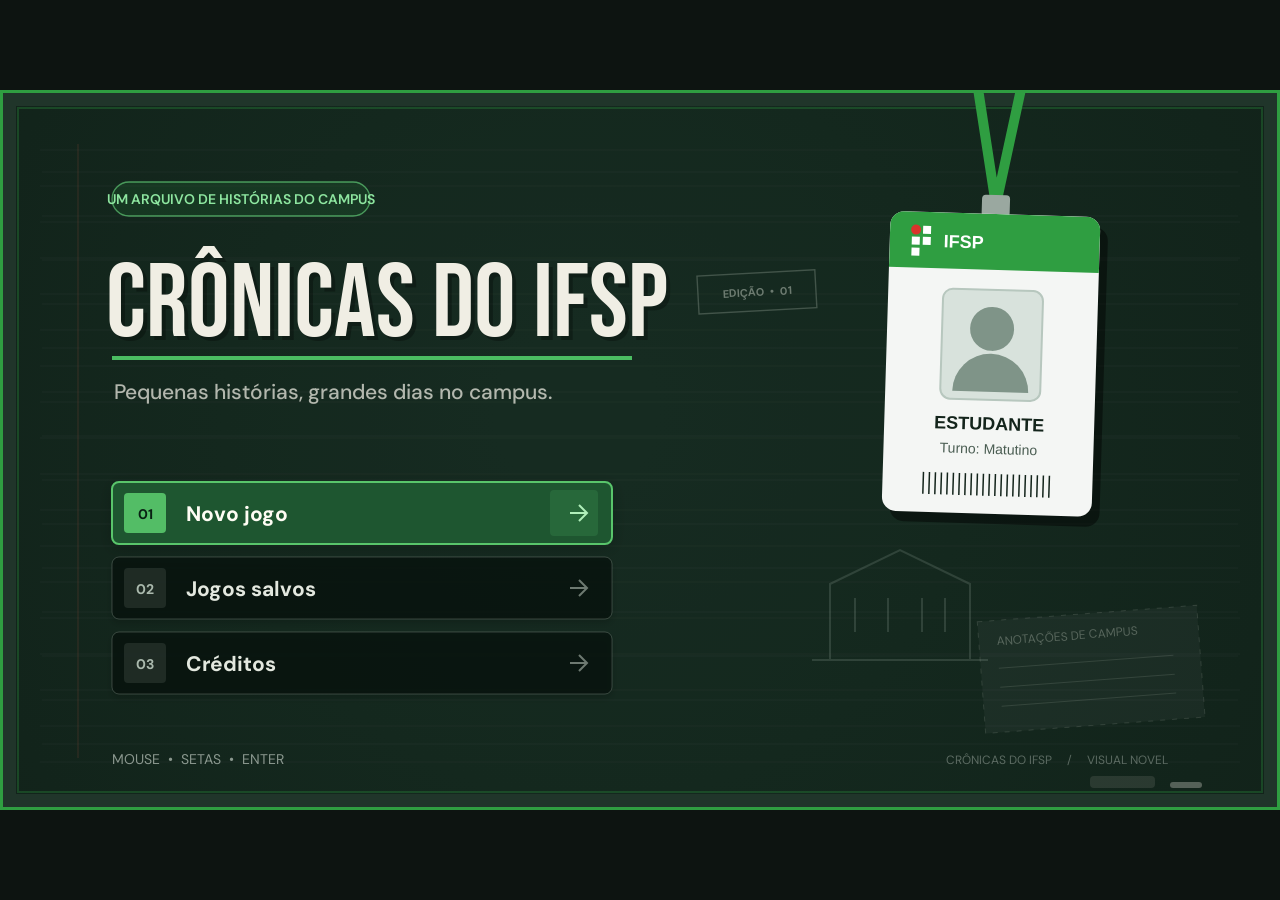
<file: Cronicas_IFSP_Ato_II_implementado/CronicasIFSP/ifsp-vn/index.html>
<!DOCTYPE html>
<html lang="pt-BR">
<head>
  <meta charset="UTF-8">
  <meta name="viewport" content="width=device-width, initial-scale=1">
  <title>Crônicas do IFSP</title>
  <link rel="preconnect" href="https://fonts.googleapis.com">
  <link rel="preconnect" href="https://fonts.gstatic.com" crossorigin>
  <link href="https://fonts.googleapis.com/css2?family=DM+Sans:wght@400;500;600;700&family=Bebas+Neue&family=Caveat:wght@600;700&display=swap" rel="stylesheet">
  <link rel="stylesheet" href="css/style.css">
</head>
<body>
  <!-- Resolução lógica (width/height) é definida pelo JS a partir do config.js -->
  <canvas id="tela" tabindex="0">
    Seu navegador não suporta canvas.
  </canvas>

  <!-- type="module" permite usar import/export entre os arquivos -->
  <script type="module" src="js/main.js"></script>
</body>
</html>
</file>
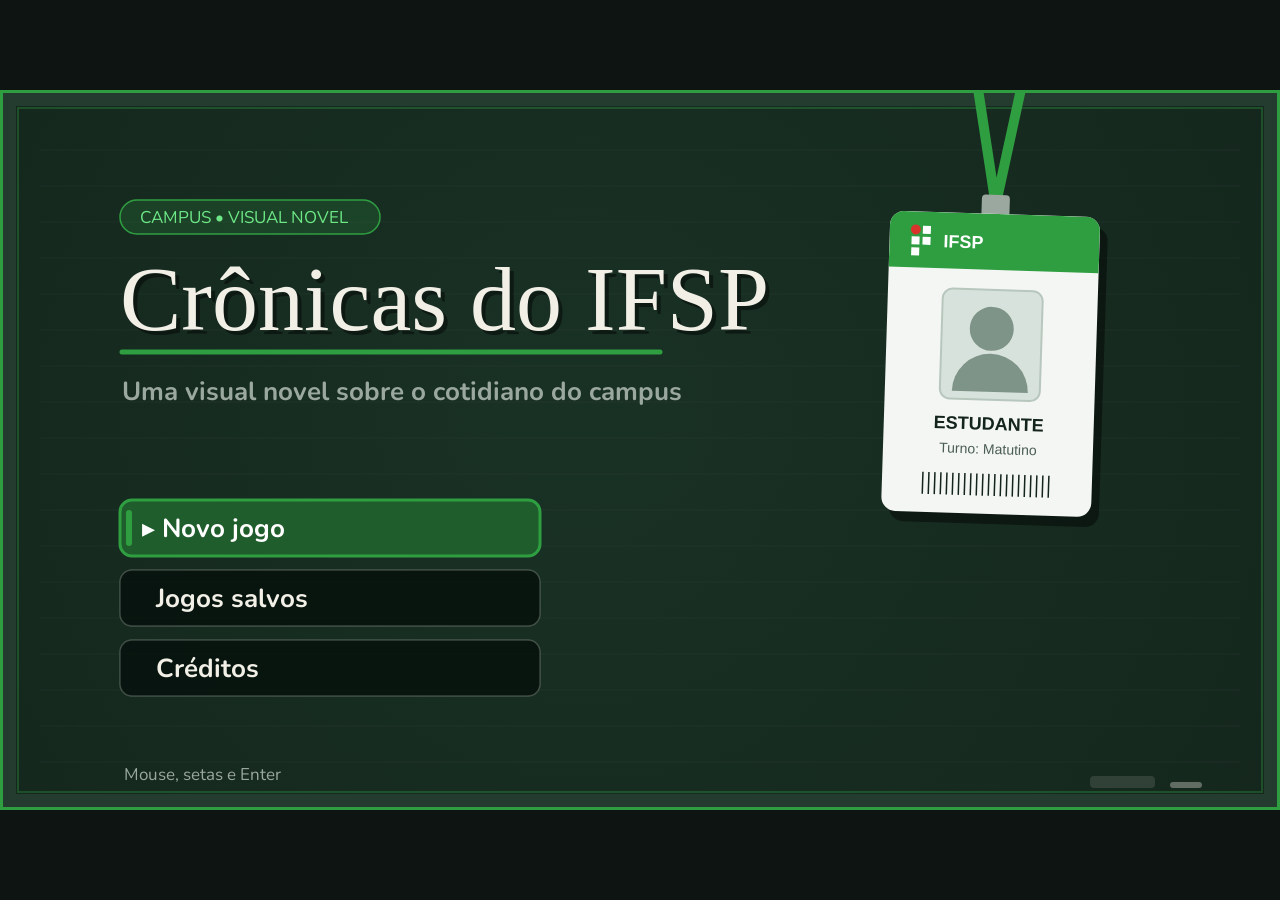
<file: output_files_CronicasIFSP_Atualizado_v3/CronicasIFSP/ifsp-vn/index.html>
<!DOCTYPE html>
<html lang="pt-BR">
<head>
  <meta charset="UTF-8">
  <meta name="viewport" content="width=device-width, initial-scale=1">
  <title>Crônicas do IFSP</title>
  <link rel="preconnect" href="https://fonts.googleapis.com">
  <link rel="preconnect" href="https://fonts.gstatic.com" crossorigin>
  <link href="https://fonts.googleapis.com/css2?family=Nunito:ital,wght@0,400;0,700;1,400&family=Permanent+Marker&display=swap" rel="stylesheet">
  <link rel="stylesheet" href="css/style.css">
</head>
<body>
  <!-- Resolução lógica (width/height) é definida pelo JS a partir do config.js -->
  <canvas id="tela" tabindex="0">
    Seu navegador não suporta canvas.
  </canvas>

  <!-- type="module" permite usar import/export entre os arquivos -->
  <script type="module" src="js/main.js"></script>
</body>
</html>
</file>
<file: Cronicas_IFSP_Ato_II_implementado/CronicasIFSP/ifsp-vn/css/style.css>
/* O CSS só cuida de ESCALAR o canvas na janela.
   Todo o desenho do jogo acontece dentro do canvas, em resolução fixa. */

* { margin: 0; padding: 0; box-sizing: border-box; }

html, body {
  height: 100%;
  background: #0d1411;
  overflow: hidden;
}

body {
  display: flex;
  align-items: center;
  justify-content: center;
}

#tela {
  /* Mantém 16:9 e encaixa na janela sem distorcer (letterbox) */
  width: min(100vw, calc(100vh * 16 / 9));
  height: auto;
  aspect-ratio: 16 / 9;
  background: #000;
  cursor: pointer;
  outline: none;
  user-select: none;
  -webkit-tap-highlight-color: transparent;
}

#tela:focus-visible {
  outline: 3px solid #2f9e41;
  outline-offset: -3px;
}
</file>
<file: output_files_CronicasIFSP_Atualizado_v3/CronicasIFSP/ifsp-vn/css/style.css>
/* O CSS só cuida de ESCALAR o canvas na janela.
   Todo o desenho do jogo acontece dentro do canvas, em resolução fixa. */

* { margin: 0; padding: 0; box-sizing: border-box; }

html, body {
  height: 100%;
  background: #0d1411;
  overflow: hidden;
}

body {
  display: flex;
  align-items: center;
  justify-content: center;
}

#tela {
  /* Mantém 16:9 e encaixa na janela sem distorcer (letterbox) */
  width: min(100vw, calc(100vh * 16 / 9));
  height: auto;
  aspect-ratio: 16 / 9;
  background: #000;
  cursor: pointer;
  outline: none;
  user-select: none;
  -webkit-tap-highlight-color: transparent;
}

#tela:focus-visible {
  outline: 3px solid #2f9e41;
  outline-offset: -3px;
}
</file>
